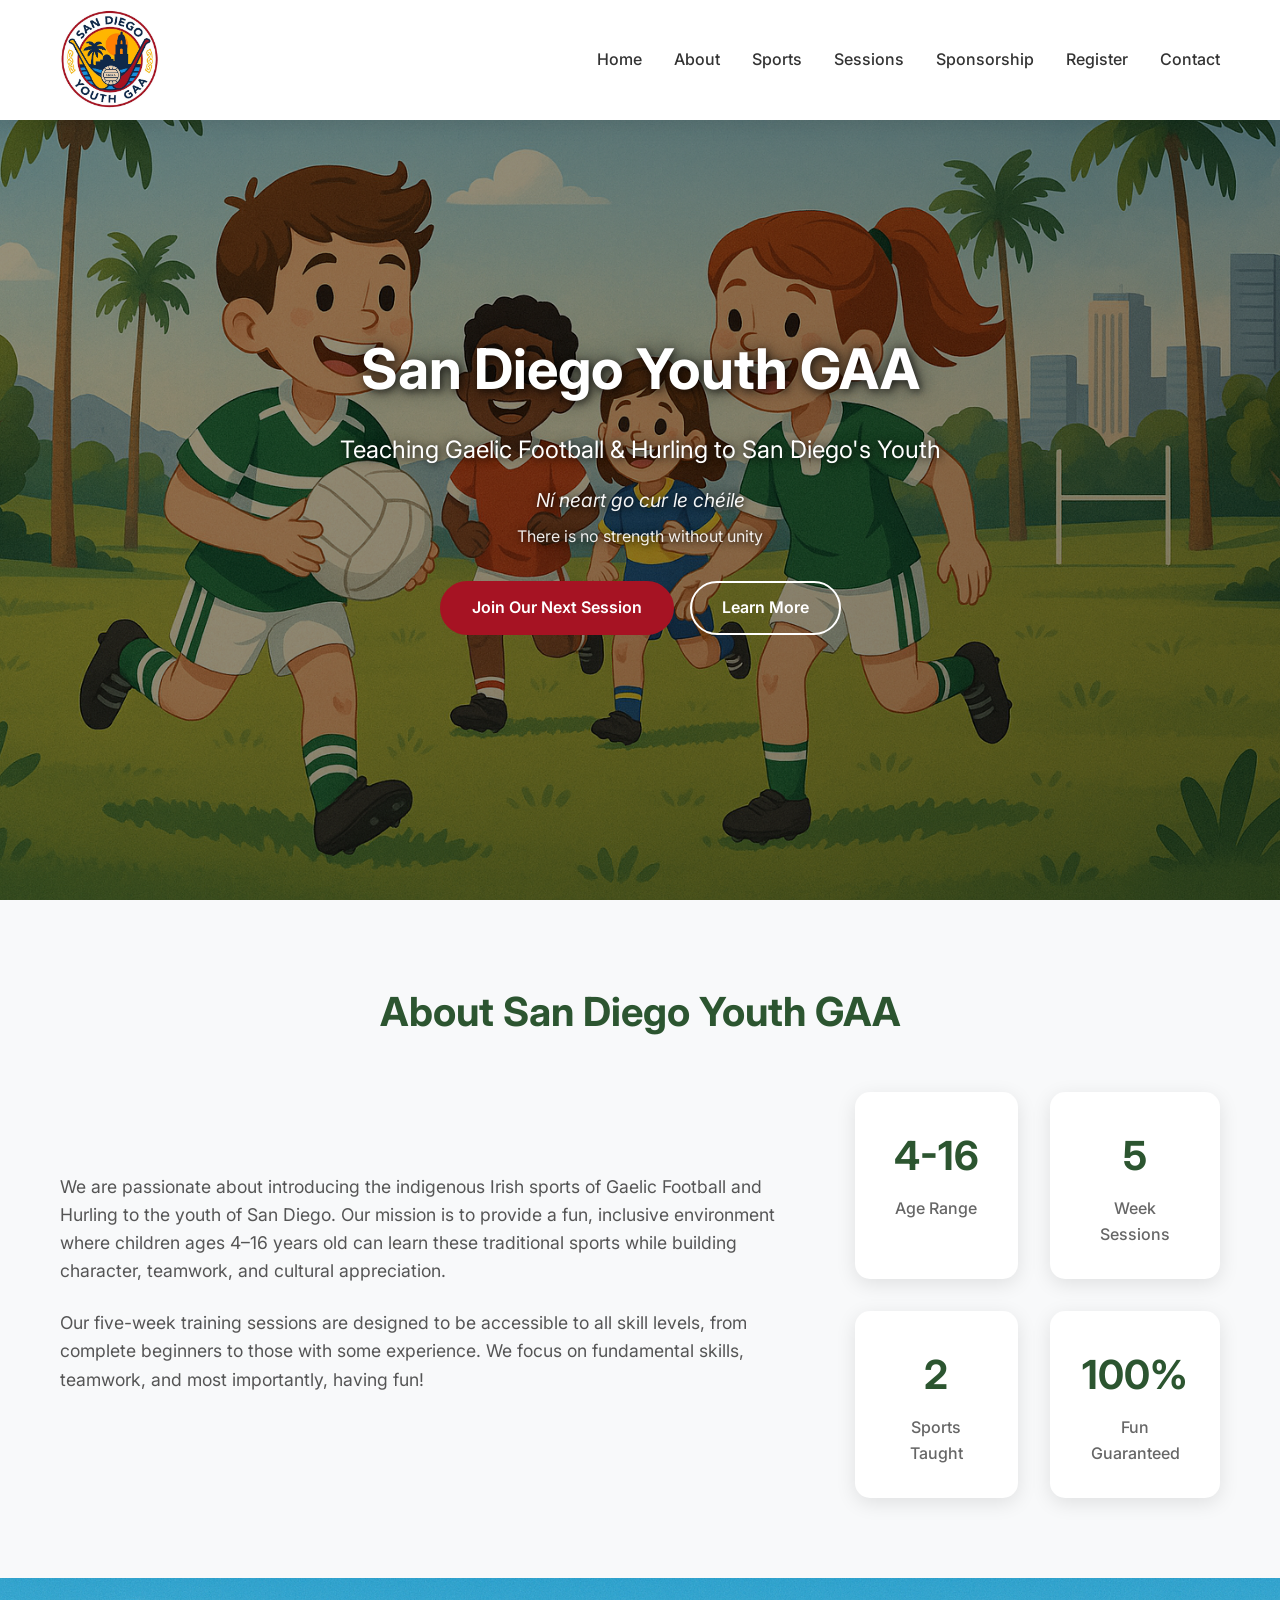
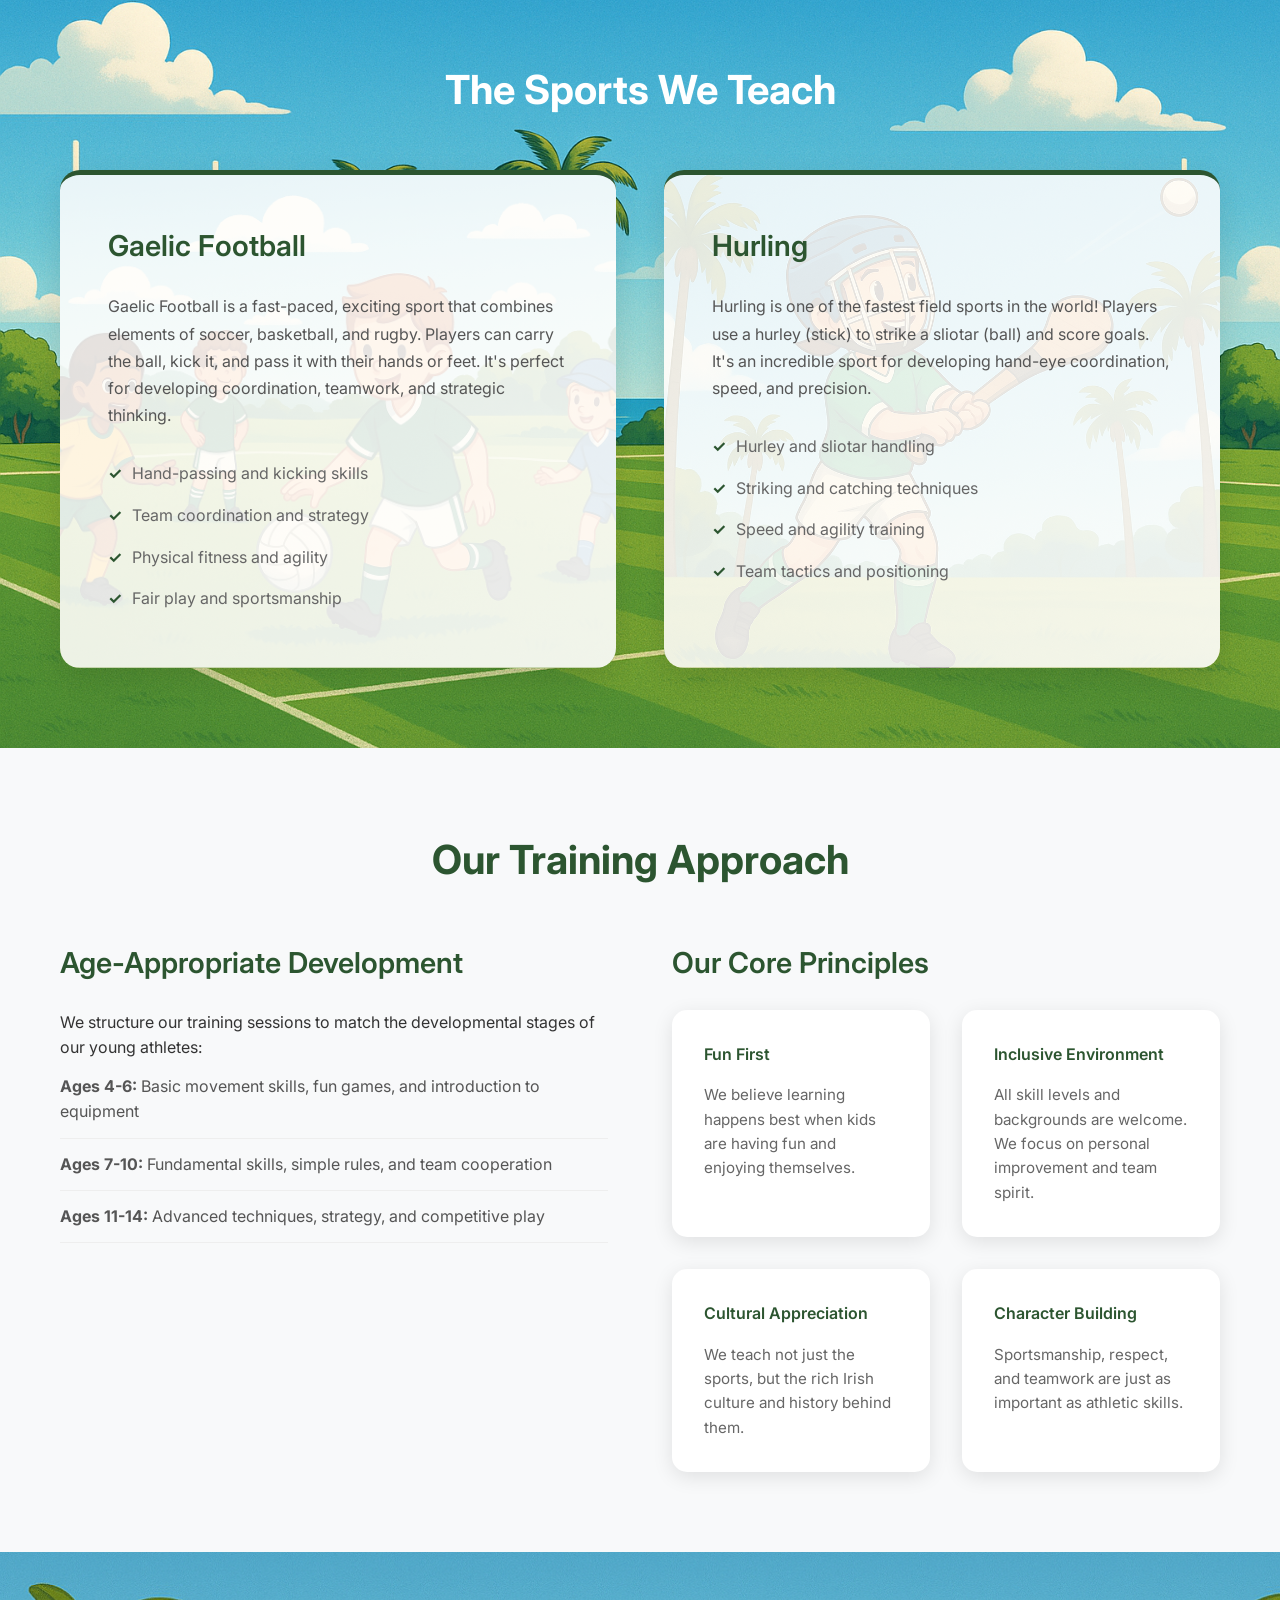
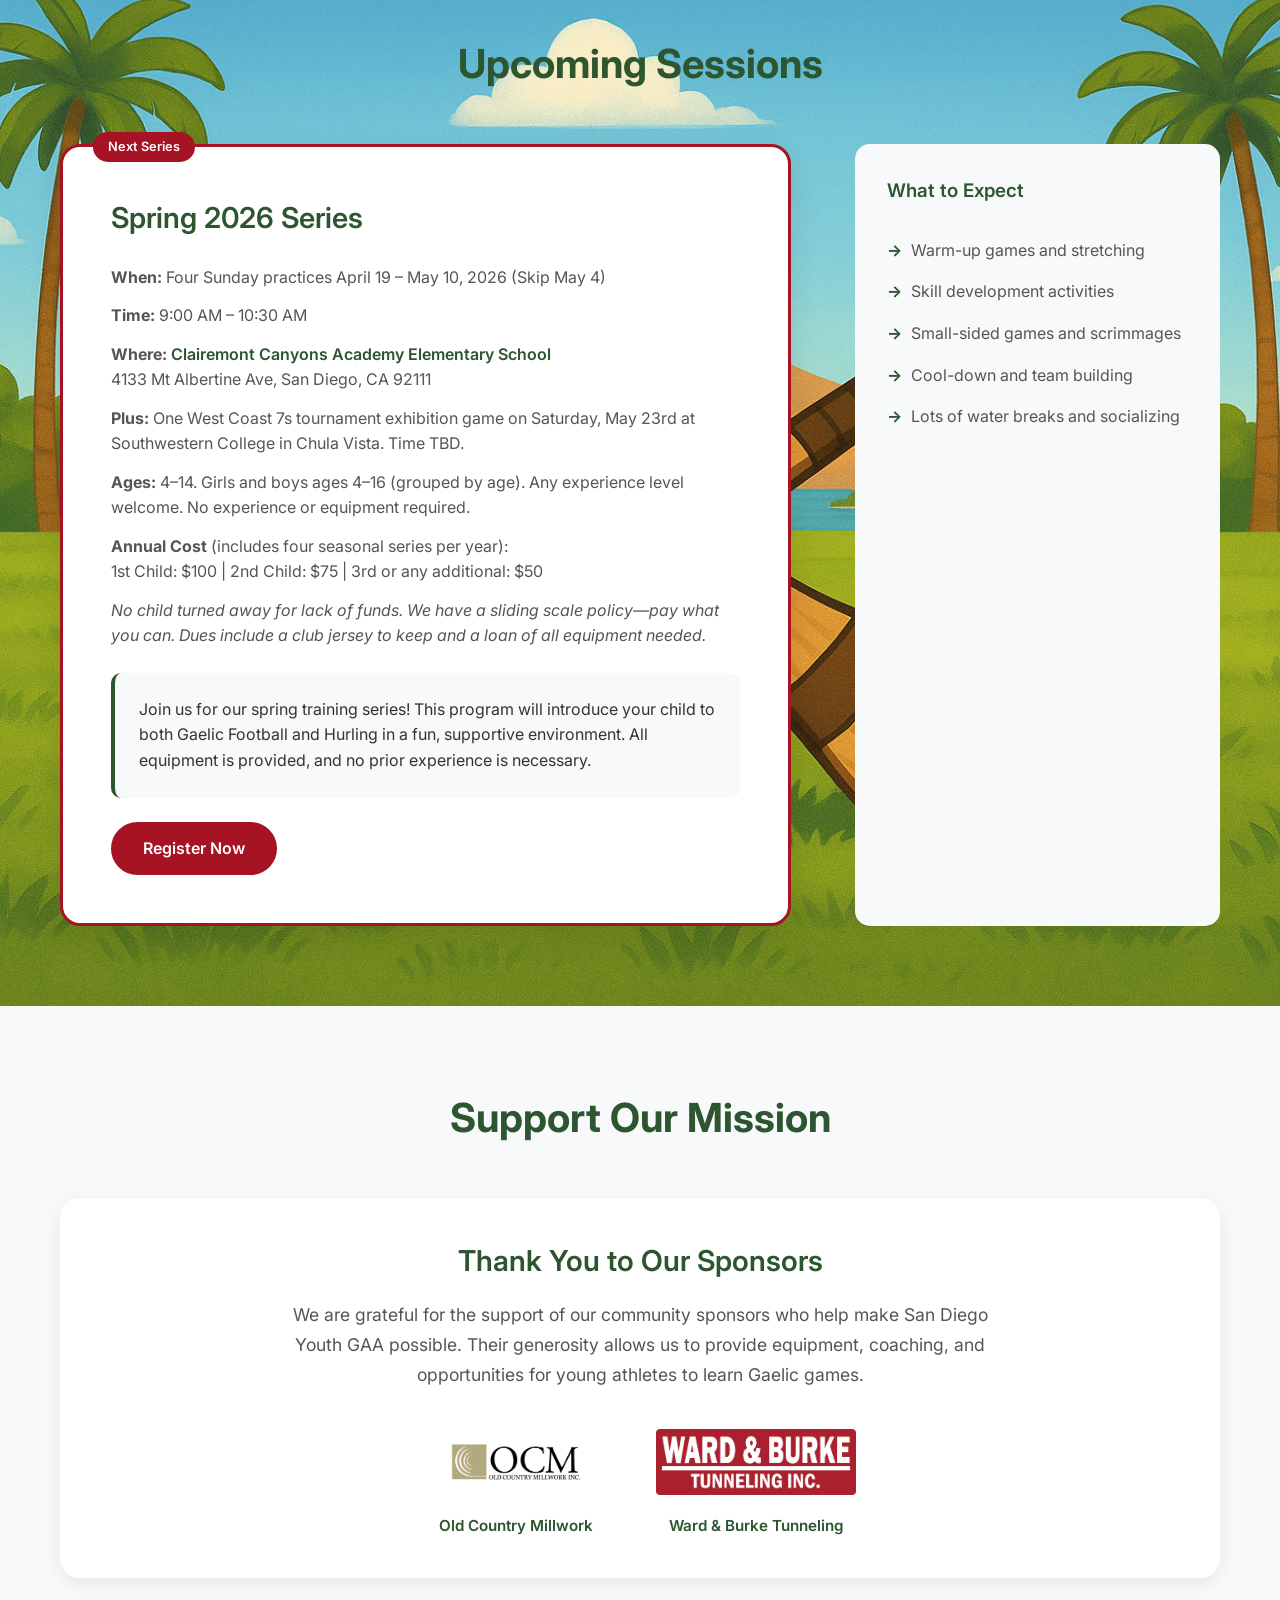
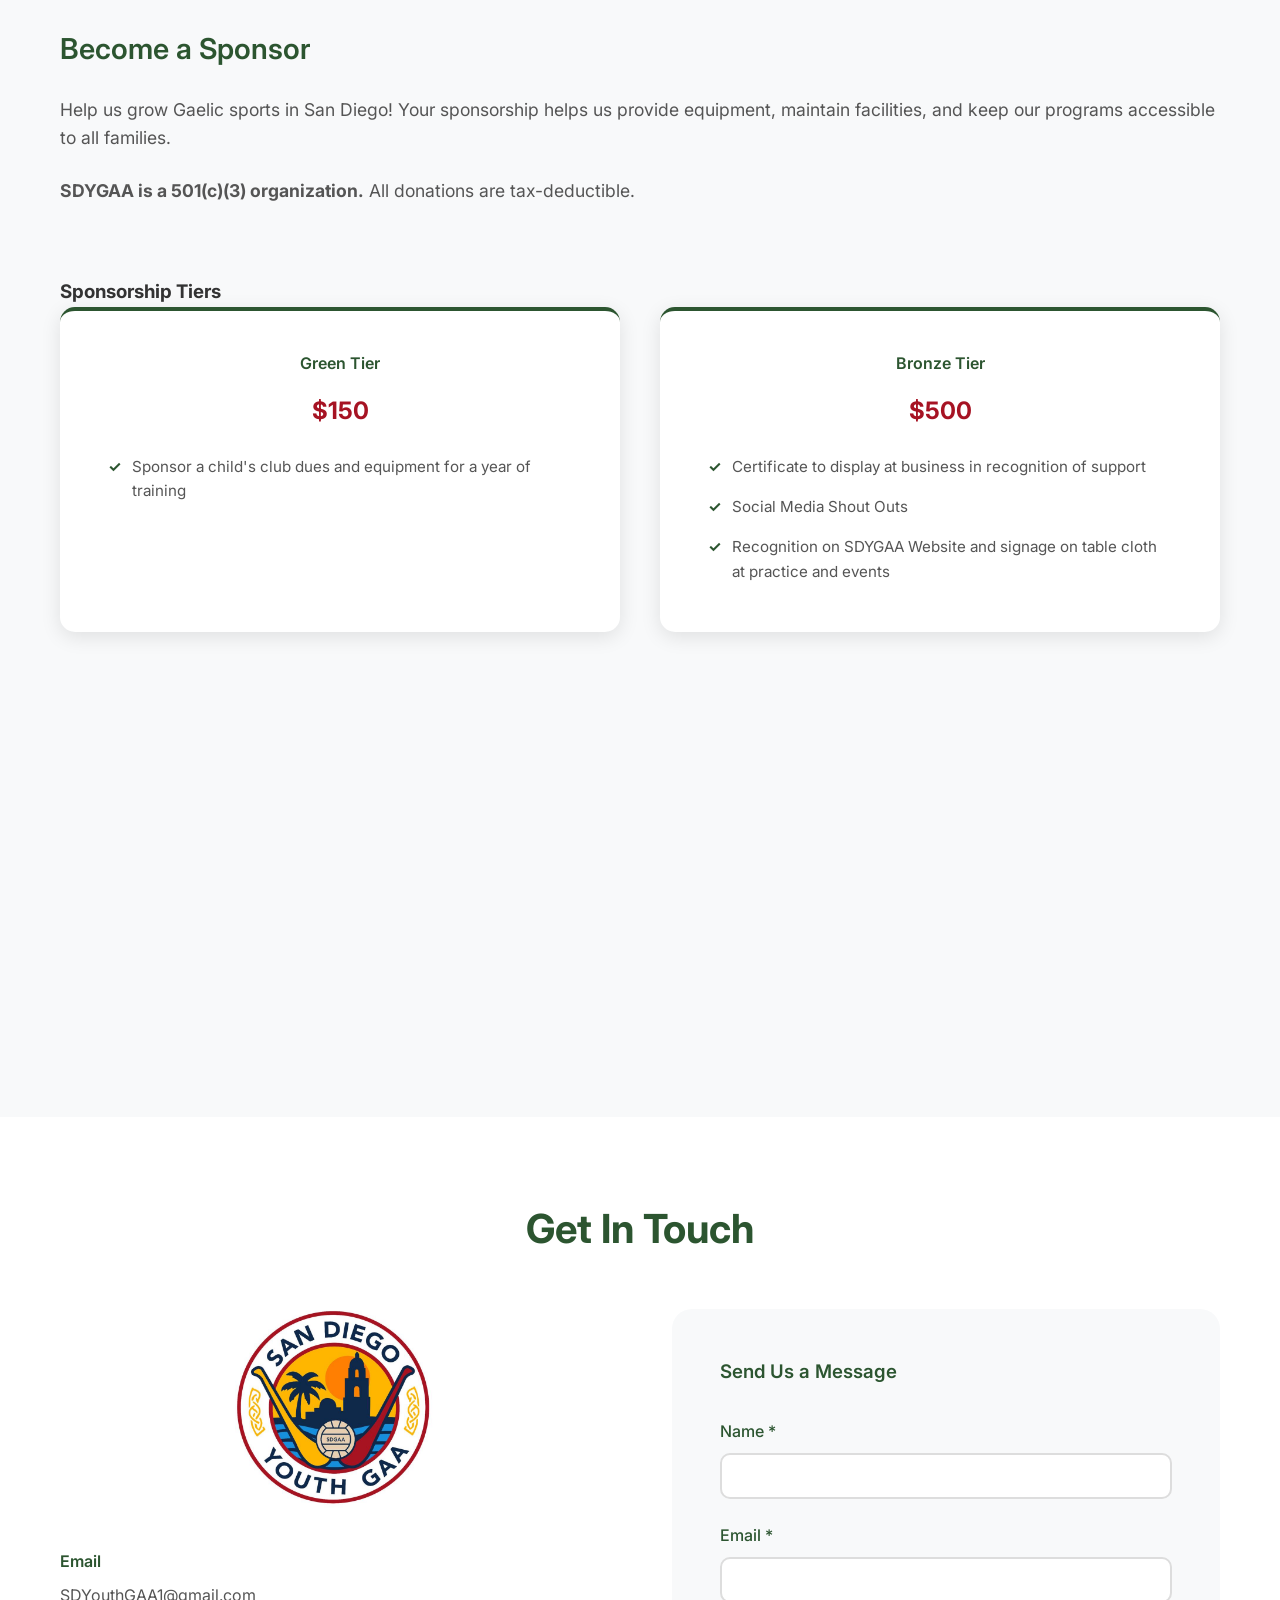
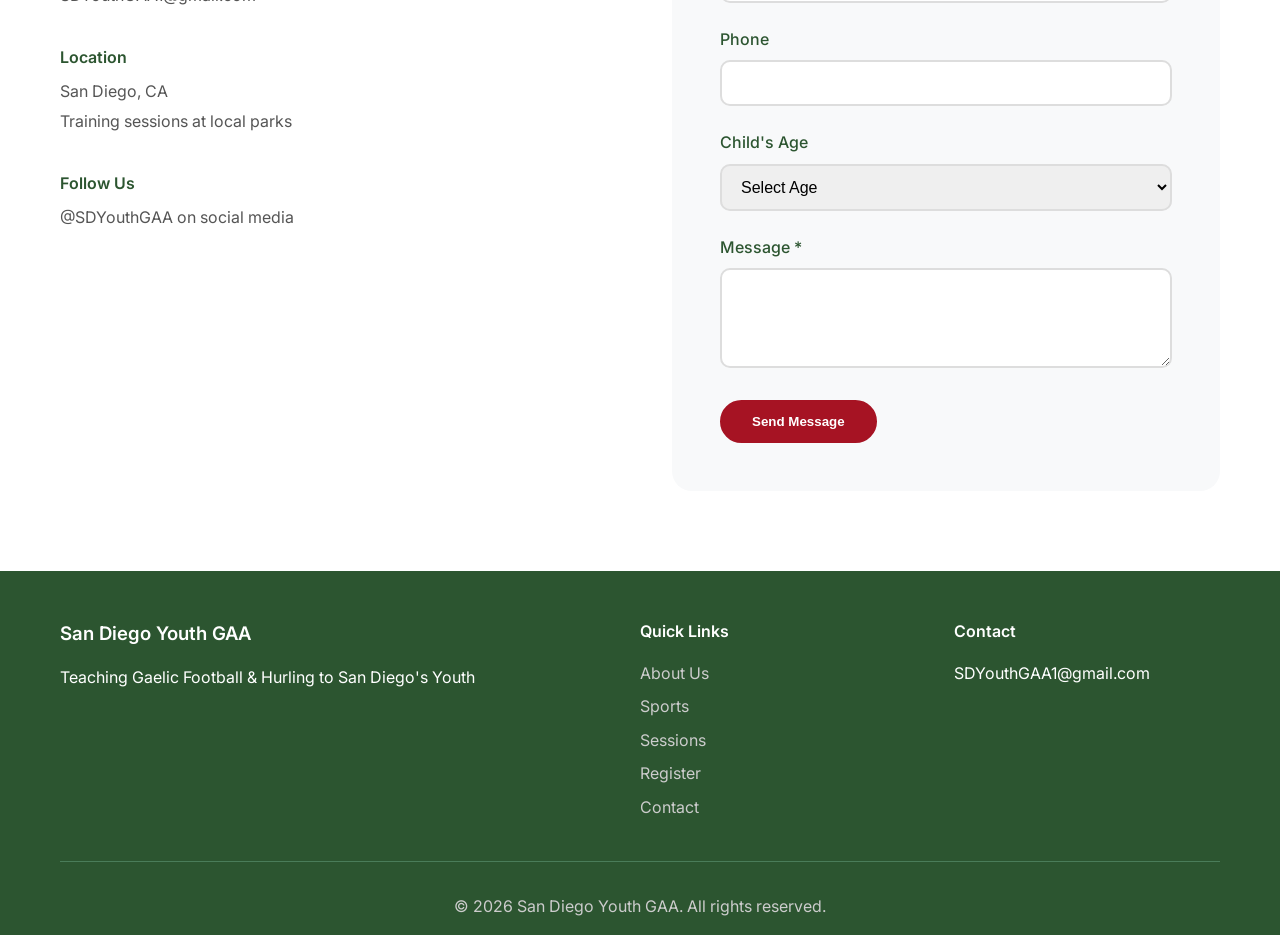
<file: index.html>
<!DOCTYPE html>
<html lang="en">
<head>
    <meta charset="UTF-8">
    <meta name="viewport" content="width=device-width, initial-scale=1.0">
    <title>San Diego Youth GAA - Gaelic Football & Hurling for Kids</title>
    <meta name="description" content="San Diego Youth GAA teaches Gaelic Football and Hurling to children ages 4-16. Join our fun, inclusive sports programs in San Diego!">
    <link rel="stylesheet" href="styles.css?v=2">
    <link href="https://fonts.googleapis.com/css2?family=Inter:wght@300;400;500;600;700&display=swap" rel="stylesheet">
</head>
<body>
    <!-- Navigation -->
    <nav class="navbar">
        <div class="nav-container">
            <div class="nav-logo">
                <a href="#home">
                    <img src="images/Youth-GAA-Logo-01.png" alt="San Diego Youth GAA Logo" class="logo-img">
                </a>
            </div>
            <div class="nav-menu" id="nav-menu">
                <a href="#home" class="nav-link">Home</a>
                <a href="#about" class="nav-link">About</a>
                <a href="#sports" class="nav-link">Sports</a>
                <a href="#sessions" class="nav-link">Sessions</a>
                <a href="#sponsorship" class="nav-link">Sponsorship</a>
                <a href="registration.html" class="nav-link">Register</a>
                <a href="#contact" class="nav-link">Contact</a>
            </div>
            <div class="nav-toggle" id="nav-toggle">
                <span class="bar"></span>
                <span class="bar"></span>
                <span class="bar"></span>
            </div>
        </div>
    </nav>

    <!-- Hero Section -->
    <section id="home" class="hero">
        <div class="hero-content">
            <h1 class="hero-title">San Diego Youth GAA</h1>
            <p class="hero-subtitle">Teaching Gaelic Football & Hurling to San Diego's Youth</p>
            <p class="hero-tagline">Ní neart go cur le chéile</p>
            <p class="hero-tagline-translation">There is no strength without unity</p>
            <div class="hero-buttons">
                <a href="#sessions" class="btn btn-primary">Join Our Next Session</a>
                <a href="#about" class="btn btn-secondary">Learn More</a>
            </div>
        </div>
    </section>

    <!-- About Section -->
    <section id="about" class="about">
        <div class="container">
            <h2 class="section-title">About San Diego Youth GAA</h2>
            <div class="about-content">
                <div class="about-text">
                    <p>We are passionate about introducing the indigenous Irish sports of Gaelic Football and Hurling to the youth of San Diego. Our mission is to provide a fun, inclusive environment where children ages 4–16 years old can learn these traditional sports while building character, teamwork, and cultural appreciation.</p>
                    <p>Our five-week training sessions are designed to be accessible to all skill levels, from complete beginners to those with some experience. We focus on fundamental skills, teamwork, and most importantly, having fun!</p>
                </div>
                <div class="about-stats">
                    <div class="stat">
                        <h3>4-16</h3>
                        <p>Age Range</p>
                    </div>
                    <div class="stat">
                        <h3>5</h3>
                        <p>Week Sessions</p>
                    </div>
                    <div class="stat">
                        <h3>2</h3>
                        <p>Sports Taught</p>
                    </div>
                    <div class="stat">
                        <h3>100%</h3>
                        <p>Fun Guaranteed</p>
                    </div>
                </div>
            </div>
        </div>
    </section>

    <!-- Sports Section -->
    <section id="sports" class="sports">
        <div class="container">
            <h2 class="section-title">The Sports We Teach</h2>
            <div class="sports-grid">
                <div class="sport-card">
                    <h3>Gaelic Football</h3>
                    <p>Gaelic Football is a fast-paced, exciting sport that combines elements of soccer, basketball, and rugby. Players can carry the ball, kick it, and pass it with their hands or feet. It's perfect for developing coordination, teamwork, and strategic thinking.</p>
                    <ul>
                        <li>Hand-passing and kicking skills</li>
                        <li>Team coordination and strategy</li>
                        <li>Physical fitness and agility</li>
                        <li>Fair play and sportsmanship</li>
                    </ul>
                </div>
                <div class="sport-card">
                    <h3>Hurling</h3>
                    <p>Hurling is one of the fastest field sports in the world! Players use a hurley (stick) to strike a sliotar (ball) and score goals. It's an incredible sport for developing hand-eye coordination, speed, and precision.</p>
                    <ul>
                        <li>Hurley and sliotar handling</li>
                        <li>Striking and catching techniques</li>
                        <li>Speed and agility training</li>
                        <li>Team tactics and positioning</li>
                    </ul>
                </div>
            </div>
        </div>
    </section>

    <!-- Training Methodology -->
    <section class="methodology">
        <div class="container">
            <h2 class="section-title">Our Training Approach</h2>
            <div class="methodology-content">
                <div class="methodology-text">
                    <h3>Age-Appropriate Development</h3>
                    <p>We structure our training sessions to match the developmental stages of our young athletes:</p>
                    <ul>
                        <li><strong>Ages 4-6:</strong> Basic movement skills, fun games, and introduction to equipment</li>
                        <li><strong>Ages 7-10:</strong> Fundamental skills, simple rules, and team cooperation</li>
                        <li><strong>Ages 11-14:</strong> Advanced techniques, strategy, and competitive play</li>
                    </ul>
                </div>
                <div class="methodology-principles">
                    <h3>Our Core Principles</h3>
                    <div class="principles-grid">
                        <div class="principle">
                            <h4>Fun First</h4>
                            <p>We believe learning happens best when kids are having fun and enjoying themselves.</p>
                        </div>
                        <div class="principle">
                            <h4>Inclusive Environment</h4>
                            <p>All skill levels and backgrounds are welcome. We focus on personal improvement and team spirit.</p>
                        </div>
                        <div class="principle">
                            <h4>Cultural Appreciation</h4>
                            <p>We teach not just the sports, but the rich Irish culture and history behind them.</p>
                        </div>
                        <div class="principle">
                            <h4>Character Building</h4>
                            <p>Sportsmanship, respect, and teamwork are just as important as athletic skills.</p>
                        </div>
                    </div>
                </div>
            </div>
        </div>
    </section>

    <!-- Sessions Section -->
    <section id="sessions" class="sessions">
        <div class="container">
            <h2 class="section-title">Upcoming Sessions</h2>
            <div class="sessions-content">
                <div class="session-card featured">
                    <h3>Spring 2026 Series</h3>
                    <div class="session-details">
                        <p><strong>When:</strong> Four Sunday practices April 19 – May 10, 2026 (Skip May 4)</p>
                        <p><strong>Time:</strong> 9:00 AM – 10:30 AM</p>
                        <p><strong>Where:</strong> <a href="https://maps.app.goo.gl/bVkamLUsUkQuXabm9" target="_blank" rel="noopener noreferrer">Clairemont Canyons Academy Elementary School</a><br>4133 Mt Albertine Ave, San Diego, CA 92111</p>
                        <p><strong>Plus:</strong> One West Coast 7s tournament exhibition game on Saturday, May 23rd at Southwestern College in Chula Vista. Time TBD.</p>
                        <p><strong>Ages:</strong> 4–14. Girls and boys ages 4–16 (grouped by age). Any experience level welcome. No experience or equipment required.</p>
                        <p><strong>Annual Cost</strong> (includes four seasonal series per year):<br>
                        1st Child: $100 | 2nd Child: $75 | 3rd or any additional: $50</p>
                        <p><em>No child turned away for lack of funds. We have a sliding scale policy—pay what you can. Dues include a club jersey to keep and a loan of all equipment needed.</em></p>
                    </div>
                    <div class="session-description">
                        <p>Join us for our spring training series! This program will introduce your child to both Gaelic Football and Hurling in a fun, supportive environment. All equipment is provided, and no prior experience is necessary.</p>
                    </div>
                    <a href="registration.html" class="btn btn-primary">Register Now</a>
                </div>
                
                <div class="session-info">
                    <h3>What to Expect</h3>
                    <ul>
                        <li>Warm-up games and stretching</li>
                        <li>Skill development activities</li>
                        <li>Small-sided games and scrimmages</li>
                        <li>Cool-down and team building</li>
                        <li>Lots of water breaks and socializing</li>
                    </ul>
                </div>
            </div>
        </div>
    </section>

    <!-- Sponsorship Section -->
    <section id="sponsorship" class="sponsorship">
        <div class="container">
            <h2 class="section-title">Support Our Mission</h2>
            <div class="sponsor-thank-you">
                <h3>Thank You to Our Sponsors</h3>
                <p>We are grateful for the support of our community sponsors who help make San Diego Youth GAA possible. Their generosity allows us to provide equipment, coaching, and opportunities for young athletes to learn Gaelic games.</p>
                <div class="sponsor-logos">
                    <a href="https://www.ocmcoil.com/" target="_blank" rel="noopener noreferrer" class="sponsor-logo-item">
                        <img src="images/old-country-millwork.png" alt="Old Country Millwork" class="sponsor-logo-img">
                        <p>Old Country Millwork</p>
                    </a>
                    <a href="https://www.wardandburke.com/" target="_blank" rel="noopener noreferrer" class="sponsor-logo-item">
                        <img src="images/ward-burke-tunneling.png" alt="Ward & Burke Tunneling" class="sponsor-logo-img">
                        <p>Ward & Burke Tunneling</p>
                    </a>
                </div>
            </div>
            <div class="sponsorship-content">
                <div class="sponsorship-text">
                    <h3>Become a Sponsor</h3>
                    <p>Help us grow Gaelic sports in San Diego! Your sponsorship helps us provide equipment, maintain facilities, and keep our programs accessible to all families.</p>
                    <p><strong>SDYGAA is a 501(c)(3) organization.</strong> All donations are tax-deductible.</p>
                </div>
                <div class="sponsorship-levels">
                    <h3>Sponsorship Tiers</h3>
                    <div class="levels-grid">
                        <div class="level">
                            <h4>Green Tier</h4>
                            <p class="amount">$150</p>
                            <ul>
                                <li>Sponsor a child's club dues and equipment for a year of training</li>
                            </ul>
                        </div>
                        <div class="level">
                            <h4>Bronze Tier</h4>
                            <p class="amount">$500</p>
                            <ul>
                                <li>Certificate to display at business in recognition of support</li>
                                <li>Social Media Shout Outs</li>
                                <li>Recognition on SDYGAA Website and signage on table cloth at practice and events</li>
                            </ul>
                        </div>
                        <div class="level">
                            <h4>Silver Tier</h4>
                            <p class="amount">$2,000</p>
                            <ul>
                                <li>Includes all Bronze Benefits</li>
                                <li>Featured social media post at the start of Fall, Winter, and Spring practice</li>
                                <li>Logo placement on training jersey</li>
                                <li>Feature on Clubs' Social Media and Website</li>
                            </ul>
                        </div>
                        <div class="level">
                            <h4>Gold Tier</h4>
                            <p class="amount">$3,000</p>
                            <ul>
                                <li>Includes all Silver benefits</li>
                                <li>A large logo on jerseys</li>
                                <li>Players and Coaches will wear these shirts to practice, school, etc.</li>
                            </ul>
                        </div>
                    </div>
                </div>
            </div>
        </div>
    </section>

    <!-- Contact Section -->
    <section id="contact" class="contact">
        <div class="container">
            <h2 class="section-title">Get In Touch</h2>
            <div class="contact-content">
                <div class="contact-info">
                    <div class="contact-logo">
                        <img src="images/Youth-GAA-Logo-01.png" alt="San Diego Youth GAA Logo" class="contact-logo-img">
                    </div>
                    <div class="contact-item">
                        <h4>Email</h4>
                        <p>SDYouthGAA1@gmail.com</p>
                    </div>
                    <div class="contact-item">
                        <h4>Location</h4>
                        <p>San Diego, CA</p>
                        <p>Training sessions at local parks</p>
                    </div>
                    <div class="contact-item">
                        <h4>Follow Us</h4>
                        <p>@SDYouthGAA on social media</p>
                    </div>
                </div>
                <div class="contact-form">
                    <h3>Send Us a Message</h3>
                    <form action="https://formspree.io/f/xldoqvle" method="POST" id="contact-form">
                        <input type="hidden" name="_replyto" value="SDYouthGAA1@gmail.com">
                        <input type="hidden" name="_subject" value="New Contact Form Submission from SD Youth GAA Website">
                        <div class="form-group">
                            <label for="name">Name *</label>
                            <input type="text" id="name" name="name" required>
                        </div>
                        <div class="form-group">
                            <label for="email">Email *</label>
                            <input type="email" id="email" name="email" required>
                        </div>
                        <div class="form-group">
                            <label for="phone">Phone</label>
                            <input type="tel" id="phone" name="phone">
                        </div>
                        <div class="form-group">
                            <label for="child-age">Child's Age</label>
                            <select id="child-age" name="child-age">
                                <option value="">Select Age</option>
                                <option value="4-6">4-6 years</option>
                                <option value="7-10">7-10 years</option>
                                <option value="11-14">11-14 years</option>
                            </select>
                        </div>
                        <div class="form-group">
                            <label for="message">Message *</label>
                            <textarea id="message" name="message" rows="4" required></textarea>
                        </div>
                        <button type="submit" class="btn btn-primary">Send Message</button>
                        <div id="form-status" style="margin-top: 1rem; display: none;"></div>
                    </form>
                </div>
            </div>
        </div>
    </section>

    <!-- Footer -->
    <footer class="footer">
        <div class="container">
            <div class="footer-content">
                <div class="footer-section">
                    <h3>San Diego Youth GAA</h3>
                    <p>Teaching Gaelic Football & Hurling to San Diego's Youth</p>
                </div>
                <div class="footer-section">
                    <h4>Quick Links</h4>
                    <ul>
                        <li><a href="index.html#about">About Us</a></li>
                        <li><a href="index.html#sports">Sports</a></li>
                        <li><a href="index.html#sessions">Sessions</a></li>
                        <li><a href="registration.html">Register</a></li>
                        <li><a href="index.html#contact">Contact</a></li>
                    </ul>
                </div>
                <div class="footer-section">
                    <h4>Contact</h4>
                    <p>SDYouthGAA1@gmail.com</p>
                </div>
            </div>
            <div class="footer-bottom">
                <p>&copy; 2026 San Diego Youth GAA. All rights reserved.</p>
            </div>
        </div>
    </footer>

    <script src="script.js"></script>
</body>
</html>
</file>
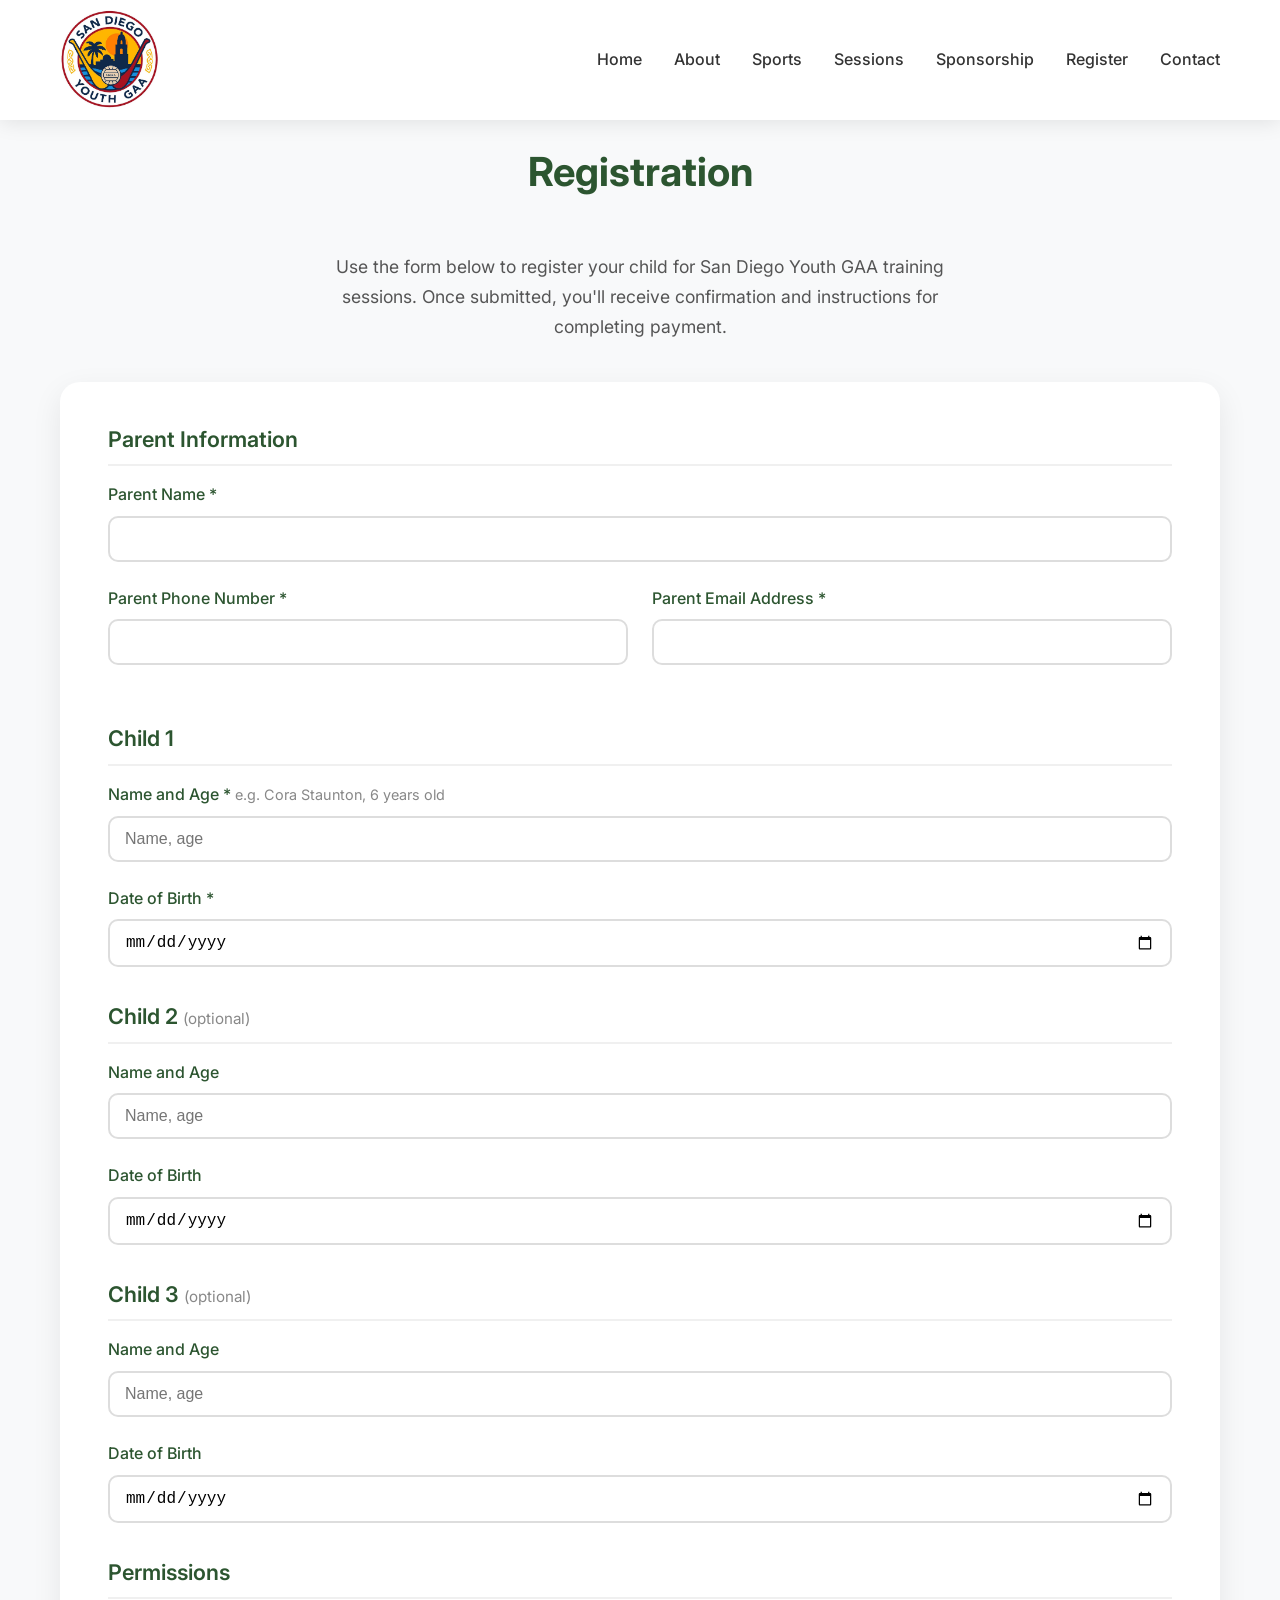
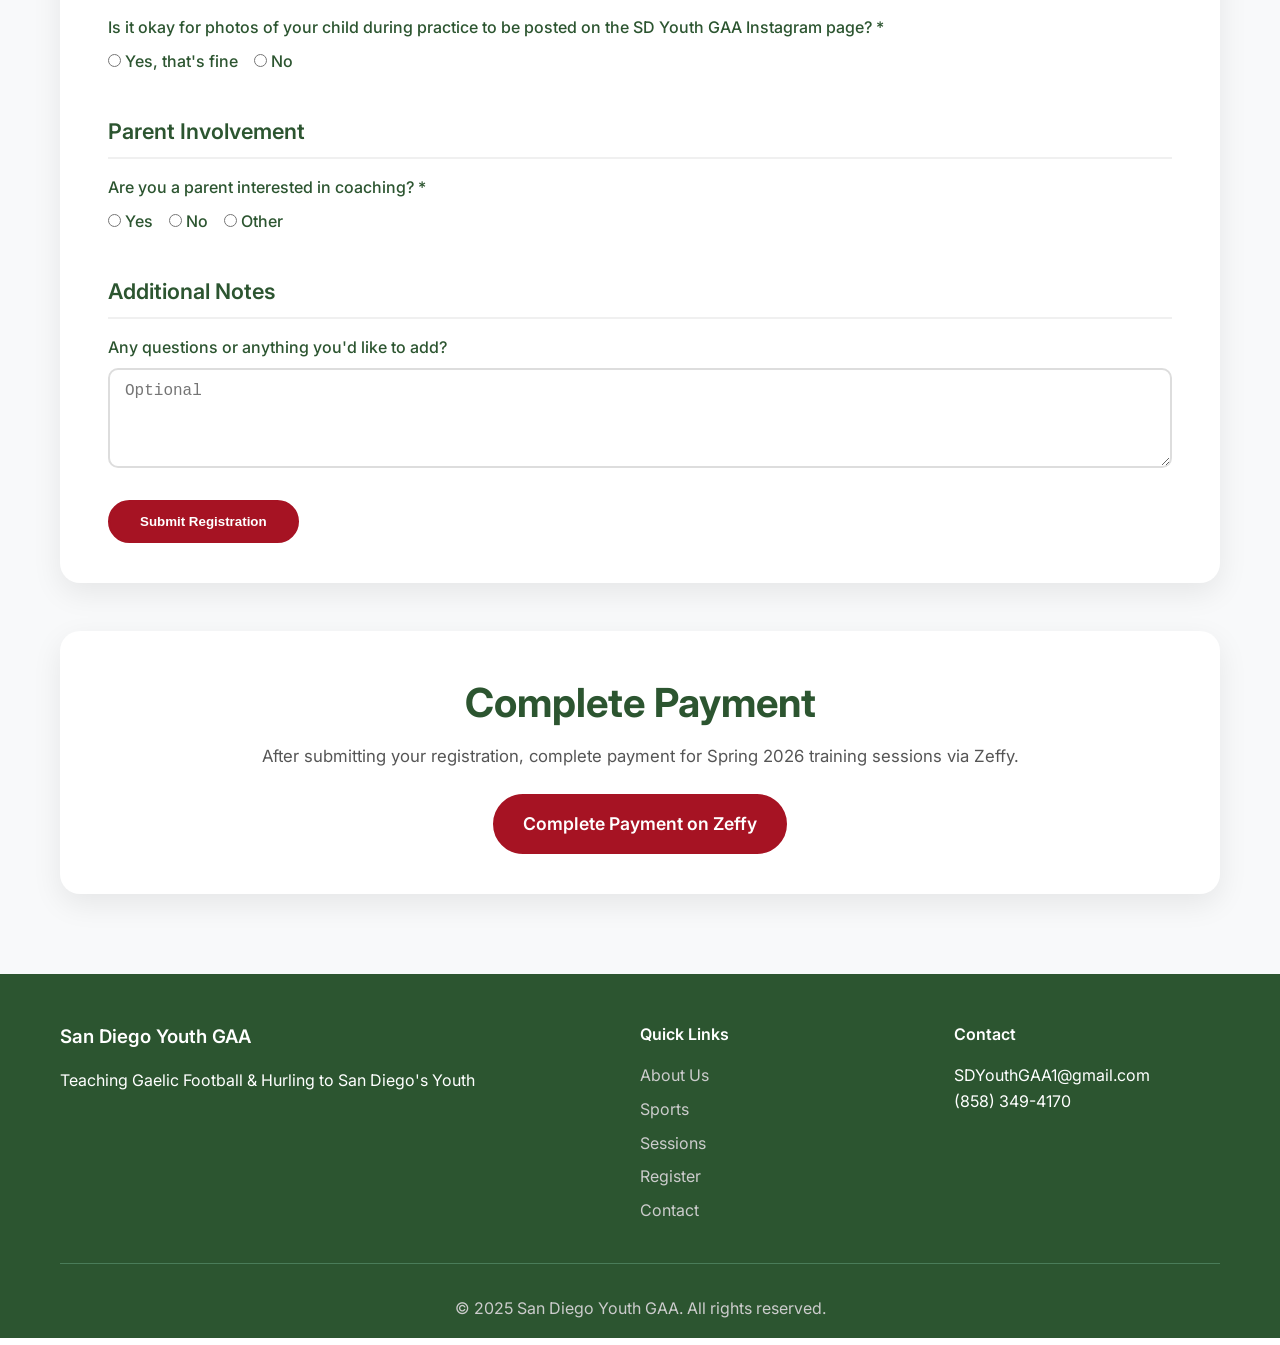
<file: registration.html>
<!DOCTYPE html>
<html lang="en">
<head>
    <meta charset="UTF-8">
    <meta name="viewport" content="width=device-width, initial-scale=1.0">
    <title>Registration - San Diego Youth GAA</title>
    <meta name="description" content="Register your child for San Diego Youth GAA training sessions. Gaelic Football and Hurling for ages 4-16.">
    <link rel="stylesheet" href="styles.css">
    <link href="https://fonts.googleapis.com/css2?family=Inter:wght@300;400;500;600;700&display=swap" rel="stylesheet">
</head>
<body>
    <!-- Navigation -->
    <nav class="navbar">
        <div class="nav-container">
            <div class="nav-logo">
                <a href="index.html#home">
                    <img src="images/Youth-GAA-Logo-01.png" alt="San Diego Youth GAA Logo" class="logo-img">
                </a>
            </div>
            <div class="nav-menu" id="nav-menu">
                <a href="index.html#home" class="nav-link">Home</a>
                <a href="index.html#about" class="nav-link">About</a>
                <a href="index.html#sports" class="nav-link">Sports</a>
                <a href="index.html#sessions" class="nav-link">Sessions</a>
                <a href="index.html#sponsorship" class="nav-link">Sponsorship</a>
                <a href="registration.html" class="nav-link">Register</a>
                <a href="index.html#contact" class="nav-link">Contact</a>
            </div>
            <div class="nav-toggle" id="nav-toggle">
                <span class="bar"></span>
                <span class="bar"></span>
                <span class="bar"></span>
            </div>
        </div>
    </nav>

    <!-- Registration Page Content -->
    <section class="registration-page">
        <div class="container">
            <h1 class="section-title">Registration</h1>
            <p class="registration-intro">Use the form below to register your child for San Diego Youth GAA training sessions. Once submitted, you'll receive confirmation and instructions for completing payment.</p>

            <div class="registration-form-wrapper">
                <form action="https://formspree.io/f/meerqvwz" method="POST" id="registration-form">
                    <input type="hidden" name="_subject" value="SD Youth GAA Registration Submission">
                    <input type="hidden" name="_replyto" value="SDYouthGAA1@gmail.com">

                    <h3>Parent Information</h3>
                    <div class="form-group">
                        <label for="parent-name">Parent Name *</label>
                        <input type="text" id="parent-name" name="parent-name" required>
                    </div>
                    <div class="form-row">
                        <div class="form-group">
                            <label for="parent-phone">Parent Phone Number *</label>
                            <input type="tel" id="parent-phone" name="parent-phone" required>
                        </div>
                        <div class="form-group">
                            <label for="parent-email">Parent Email Address *</label>
                            <input type="email" id="parent-email" name="parent-email" required>
                        </div>
                    </div>

                    <h3>Child 1</h3>
                    <div class="form-group">
                        <label for="child1-name-age">Name and Age * <span class="label-hint">e.g. Cora Staunton, 6 years old</span></label>
                        <input type="text" id="child1-name-age" name="child1-name-age" required placeholder="Name, age">
                    </div>
                    <div class="form-group">
                        <label for="child1-dob">Date of Birth *</label>
                        <input type="date" id="child1-dob" name="child1-dob" required>
                    </div>

                    <h3>Child 2 <span class="optional">(optional)</span></h3>
                    <div class="form-group">
                        <label for="child2-name-age">Name and Age</label>
                        <input type="text" id="child2-name-age" name="child2-name-age" placeholder="Name, age">
                    </div>
                    <div class="form-group">
                        <label for="child2-dob">Date of Birth</label>
                        <input type="date" id="child2-dob" name="child2-dob">
                    </div>

                    <h3>Child 3 <span class="optional">(optional)</span></h3>
                    <div class="form-group">
                        <label for="child3-name-age">Name and Age</label>
                        <input type="text" id="child3-name-age" name="child3-name-age" placeholder="Name, age">
                    </div>
                    <div class="form-group">
                        <label for="child3-dob">Date of Birth</label>
                        <input type="date" id="child3-dob" name="child3-dob">
                    </div>

                    <h3>Permissions</h3>
                    <div class="form-group">
                        <label>Is it okay for photos of your child during practice to be posted on the SD Youth GAA Instagram page? *</label>
                        <div class="radio-group">
                            <label class="radio-label"><input type="radio" name="instagram-photos" value="Yes" required> Yes, that's fine</label>
                            <label class="radio-label"><input type="radio" name="instagram-photos" value="No"> No</label>
                        </div>
                    </div>

                    <h3>Parent Involvement</h3>
                    <div class="form-group">
                        <label>Are you a parent interested in coaching? *</label>
                        <div class="radio-group">
                            <label class="radio-label"><input type="radio" name="coaching-interest" value="Yes" required> Yes</label>
                            <label class="radio-label"><input type="radio" name="coaching-interest" value="No"> No</label>
                            <label class="radio-label"><input type="radio" name="coaching-interest" value="Other" id="coaching-other-radio"> Other</label>
                        </div>
                        <input type="text" id="coaching-other-text" name="coaching-other-text" placeholder="Please specify (if Other)" class="form-group optional-field" style="margin-top: 0.75rem; display: none;">
                    </div>

                    <h3>Additional Notes</h3>
                    <div class="form-group">
                        <label for="additional-notes">Any questions or anything you'd like to add?</label>
                        <textarea id="additional-notes" name="additional-notes" rows="4" placeholder="Optional"></textarea>
                    </div>

                    <button type="submit" class="btn btn-primary">Submit Registration</button>
                    <div id="registration-form-status" class="form-status" style="margin-top: 1rem; display: none;"></div>
                </form>
            </div>

            <div class="payment-section">
                <h2 class="section-title">Complete Payment</h2>
                <p class="payment-intro">After submitting your registration, complete payment for Spring 2026 training sessions via Zeffy.</p>
                <a href="https://www.zeffy.com/en-US/ticketing/spring-2026-training-sessions" target="_blank" rel="noopener noreferrer" class="btn btn-primary btn-payment">Complete Payment on Zeffy</a>
            </div>
        </div>
    </section>

    <!-- Footer -->
    <footer class="footer">
        <div class="container">
            <div class="footer-content">
                <div class="footer-section">
                    <h3>San Diego Youth GAA</h3>
                    <p>Teaching Gaelic Football & Hurling to San Diego's Youth</p>
                </div>
                <div class="footer-section">
                    <h4>Quick Links</h4>
                    <ul>
                        <li><a href="index.html#about">About Us</a></li>
                        <li><a href="index.html#sports">Sports</a></li>
                        <li><a href="index.html#sessions">Sessions</a></li>
                        <li><a href="registration.html">Register</a></li>
                        <li><a href="index.html#contact">Contact</a></li>
                    </ul>
                </div>
                <div class="footer-section">
                    <h4>Contact</h4>
                    <p>SDYouthGAA1@gmail.com</p>
                    <p>(858) 349-4170</p>
                </div>
            </div>
            <div class="footer-bottom">
                <p>&copy; 2025 San Diego Youth GAA. All rights reserved.</p>
            </div>
        </div>
    </footer>

    <script src="script.js"></script>
    <script>
        // Registration form: show "Other" text field when Other is selected
        document.querySelectorAll('input[name="coaching-interest"]').forEach(function(radio) {
            radio.addEventListener('change', function() {
                var otherText = document.getElementById('coaching-other-text');
                otherText.style.display = this.value === 'Other' ? 'block' : 'none';
            });
        });
        // Registration form submit via Formspree (same pattern as contact form)
        var regForm = document.getElementById('registration-form');
        var regStatus = document.getElementById('registration-form-status');
        if (regForm && regStatus) {
            regForm.addEventListener('submit', async function(e) {
                e.preventDefault();
                var btn = this.querySelector('button[type="submit"]');
                var originalText = btn.textContent;
                btn.textContent = 'Sending...';
                btn.disabled = true;
                regStatus.style.display = 'none';
                try {
                    var res = await fetch(this.action, { method: 'POST', body: new FormData(this), headers: { 'Accept': 'application/json' } });
                    if (res.ok) {
                        regStatus.textContent = 'Thank you! Your registration has been submitted. You will receive confirmation and payment instructions soon.';
                        regStatus.style.display = 'block';
                        regStatus.style.padding = '1rem';
                        regStatus.style.borderRadius = '10px';
                        regStatus.style.backgroundColor = '#d4edda';
                        regStatus.style.color = '#155724';
                        regStatus.style.border = '1px solid #c3e6cb';
                        this.reset();
                    } else {
                        var data = await res.json();
                        regStatus.textContent = data.errors ? 'Something went wrong. Please try again or email SDYouthGAA1@gmail.com.' : 'Thank you! Your registration has been submitted.';
                        regStatus.style.display = 'block';
                        regStatus.style.padding = '1rem';
                        regStatus.style.borderRadius = '10px';
                        regStatus.style.backgroundColor = data.errors ? '#f8d7da' : '#d4edda';
                        regStatus.style.color = data.errors ? '#721c24' : '#155724';
                        regStatus.style.border = data.errors ? '1px solid #f5c6cb' : '1px solid #c3e6cb';
                        if (!data.errors) this.reset();
                    }
                } catch (err) {
                    regStatus.textContent = 'Something went wrong. Please try again or email SDYouthGAA1@gmail.com.';
                    regStatus.style.display = 'block';
                    regStatus.style.padding = '1rem';
                    regStatus.style.borderRadius = '10px';
                    regStatus.style.backgroundColor = '#f8d7da';
                    regStatus.style.color = '#721c24';
                    regStatus.style.border = '1px solid #f5c6cb';
                }
                btn.textContent = originalText;
                btn.disabled = false;
            });
        }
    </script>
</body>
</html>
</file>
<file: styles.css>
/* Reset and Base Styles */
* {
    margin: 0;
    padding: 0;
    box-sizing: border-box;
}

body {
    font-family: 'Inter', sans-serif;
    line-height: 1.6;
    color: #333;
    overflow-x: hidden;
}

.container {
    max-width: 1200px;
    margin: 0 auto;
    padding: 0 20px;
}

/* Navigation */
.navbar {
    position: fixed;
    top: 0;
    width: 100%;
    background: #ffffff;
    opacity: 1;
    z-index: 1000;
    padding: 10px 0;
    box-shadow: 0 2px 20px rgba(0, 0, 0, 0.1);
    height: 120px;
}

.nav-container {
    max-width: 1200px;
    margin: 0 auto;
    padding: 0 20px;
    display: flex;
    justify-content: space-between;
    align-items: center;
    height: 100%;
}

.nav-logo {
    display: flex;
    align-items: center;
}

.nav-logo a {
    text-decoration: none;
    display: flex;
    align-items: center;
}

.logo-img {
    height: 100px;
    width: auto;
    max-width: 300px;
    object-fit: contain;
}

.nav-menu {
    display: flex;
    gap: 2rem;
}

.nav-link {
    text-decoration: none;
    color: #333;
    font-weight: 500;
    transition: color 0.3s ease;
}

.nav-link:hover {
    color: #2c5530;
}

.nav-toggle {
    display: none;
    flex-direction: column;
    cursor: pointer;
}

.bar {
    width: 25px;
    height: 3px;
    background: #333;
    margin: 3px 0;
    transition: 0.3s;
}

/* Hero Section */
.hero {
    background-color: #2c5530;
    background-image: linear-gradient(135deg, rgba(0, 0, 0, 0.4) 0%, rgba(0, 0, 0, 0.5) 100%),
                      url('images/Youth-GAA-Header-Image-02.png');
    background-size: cover;
    background-position: center;
    background-repeat: no-repeat;
    color: white;
    padding: 140px 0 80px;
    text-align: center;
    min-height: 100vh;
    display: flex;
    align-items: center;
    position: relative;
}

.hero-content {
    max-width: 800px;
    margin: 0 auto;
    padding: 0 20px;
}

.hero-title {
    font-size: 3.5rem;
    font-weight: 700;
    margin-bottom: 1rem;
    text-shadow: 2px 2px 8px rgba(0, 0, 0, 0.7), 0 0 20px rgba(0, 0, 0, 0.5);
}

.hero-subtitle {
    font-size: 1.5rem;
    margin-bottom: 1rem;
    font-weight: 400;
    text-shadow: 1px 1px 6px rgba(0, 0, 0, 0.7), 0 0 15px rgba(0, 0, 0, 0.4);
}

.hero-tagline {
    font-size: 1.2rem;
    font-style: italic;
    margin-bottom: 0.5rem;
    opacity: 0.95;
    text-shadow: 1px 1px 5px rgba(0, 0, 0, 0.7), 0 0 12px rgba(0, 0, 0, 0.4);
}

.hero-tagline-translation {
    font-size: 1rem;
    margin-bottom: 2rem;
    opacity: 0.9;
    text-shadow: 1px 1px 5px rgba(0, 0, 0, 0.7), 0 0 12px rgba(0, 0, 0, 0.4);
}

.hero-buttons {
    display: flex;
    gap: 1rem;
    justify-content: center;
    flex-wrap: wrap;
}

/* Buttons */
.btn {
    display: inline-block;
    padding: 12px 30px;
    text-decoration: none;
    border-radius: 50px;
    font-weight: 600;
    transition: all 0.3s ease;
    border: 2px solid transparent;
}

.btn-primary {
    background: #a61323;
    color: white;
    border-color: #a61323;
}

.btn-primary:hover {
    background: #8a0f1c;
    border-color: #8a0f1c;
    transform: translateY(-2px);
    box-shadow: 0 5px 15px rgba(166, 19, 35, 0.4);
}

.btn-secondary {
    background: transparent;
    color: white;
    border-color: white;
}

.btn-secondary:hover {
    background: white;
    color: #2c5530;
    transform: translateY(-2px);
}

/* Section Styles */
section {
    padding: 80px 0;
}

.section-title {
    text-align: center;
    font-size: 2.5rem;
    font-weight: 700;
    margin-bottom: 3rem;
    color: #2c5530;
}

/* About Section */
.about {
    background: #f8f9fa;
}

.about-content {
    display: grid;
    grid-template-columns: 2fr 1fr;
    gap: 4rem;
    align-items: center;
}

.about-text p {
    font-size: 1.1rem;
    margin-bottom: 1.5rem;
    color: #555;
}

.about-stats {
    display: grid;
    grid-template-columns: 1fr 1fr;
    gap: 2rem;
}

.stat {
    text-align: center;
    padding: 2rem;
    background: white;
    border-radius: 15px;
    box-shadow: 0 5px 20px rgba(0, 0, 0, 0.1);
}

.stat h3 {
    font-size: 2.5rem;
    font-weight: 700;
    color: #2c5530;
    margin-bottom: 0.5rem;
}

.stat p {
    color: #666;
    font-weight: 500;
}

/* Sports Section */
.sports {
    position: relative;
    background-color: #2c5530;
    background-image: url('images/Youth-GAA-Header-Image-04.png');
    background-size: cover;
    background-position: center;
    background-repeat: no-repeat;
}

.sports .section-title {
    color: #ffffff;
}

.sports .container {
    position: relative;
    z-index: 1;
}

.sports-grid {
    display: grid;
    grid-template-columns: 1fr 1fr;
    gap: 3rem;
}

.sport-card {
    background: white;
    padding: 3rem;
    border-radius: 20px;
    box-shadow: 0 10px 30px rgba(0, 0, 0, 0.1);
    border-top: 5px solid #2c5530;
    position: relative;
    overflow: hidden;
}

.sport-card:first-child {
    background: linear-gradient(135deg, rgba(255, 255, 255, 0.85) 0%, rgba(255, 255, 255, 0.9) 100%),
                url('images/Youth-GAA-Header-Image-01.png');
    background-size: cover;
    background-position: center;
    background-repeat: no-repeat;
}

.sport-card:last-child {
    background: linear-gradient(135deg, rgba(255, 255, 255, 0.85) 0%, rgba(255, 255, 255, 0.9) 100%),
                url('images/Youth-GAA-Header-Image-03.png');
    background-size: cover;
    background-position: center;
    background-repeat: no-repeat;
}

.sport-card h3 {
    font-size: 1.8rem;
    color: #2c5530;
    margin-bottom: 1.5rem;
    font-weight: 600;
    position: relative;
    z-index: 1;
}

.sport-card p {
    margin-bottom: 1.5rem;
    color: #555;
    line-height: 1.7;
    position: relative;
    z-index: 1;
}

.sport-card ul {
    list-style: none;
    position: relative;
    z-index: 1;
}

.sport-card li {
    padding: 0.5rem 0;
    color: #666;
    position: relative;
    padding-left: 1.5rem;
    z-index: 1;
}

.sport-card li:before {
    content: "✓";
    position: absolute;
    left: 0;
    color: #2c5530;
    font-weight: bold;
}

/* Methodology Section */
.methodology {
    background: #f8f9fa;
}

.methodology-content {
    display: grid;
    grid-template-columns: 1fr 1fr;
    gap: 4rem;
}

.methodology-text h3,
.methodology-principles h3 {
    font-size: 1.8rem;
    color: #2c5530;
    margin-bottom: 1.5rem;
    font-weight: 600;
}

.methodology-text ul {
    list-style: none;
}

.methodology-text li {
    padding: 0.8rem 0;
    color: #555;
    border-bottom: 1px solid #eee;
}

.principles-grid {
    display: grid;
    grid-template-columns: 1fr 1fr;
    gap: 2rem;
}

.principle {
    background: white;
    padding: 2rem;
    border-radius: 15px;
    box-shadow: 0 5px 20px rgba(0, 0, 0, 0.1);
}

.principle h4 {
    color: #2c5530;
    margin-bottom: 1rem;
    font-weight: 600;
}

.principle p {
    color: #666;
    font-size: 0.95rem;
}

/* Sessions Section */
.sessions {
    position: relative;
    background-color: #2c5530;
    background-image: url('images/Youth-GAA-Header-Image-05.png');
    background-size: cover;
    background-position: center;
    background-repeat: no-repeat;
}

.sessions .container {
    position: relative;
    z-index: 1;
}

.sessions-content {
    display: grid;
    grid-template-columns: 2fr 1fr;
    gap: 4rem;
}

.session-card {
    background: white;
    padding: 3rem;
    border-radius: 20px;
    box-shadow: 0 10px 30px rgba(0, 0, 0, 0.1);
    border: 3px solid #2c5530;
}

.session-card.featured {
    border-color: #a61323;
    position: relative;
}

.session-card.featured:before {
    content: "Next Series";
    position: absolute;
    top: -15px;
    left: 30px;
    background: #a61323;
    color: white;
    padding: 5px 15px;
    border-radius: 20px;
    font-size: 0.8rem;
    font-weight: 600;
}

.session-card h3 {
    font-size: 1.8rem;
    color: #2c5530;
    margin-bottom: 1.5rem;
    font-weight: 600;
}

.session-details p {
    margin-bottom: 0.8rem;
    color: #555;
}

.session-details a {
    color: #2c5530;
    font-weight: 600;
    text-decoration: none;
}

.session-details a:hover {
    text-decoration: underline;
}

.session-description {
    margin: 1.5rem 0;
    padding: 1.5rem;
    background: #f8f9fa;
    border-radius: 10px;
    border-left: 4px solid #2c5530;
}

.session-info {
    background: #f8f9fa;
    padding: 2rem;
    border-radius: 15px;
}

.session-info h3 {
    color: #2c5530;
    margin-bottom: 1.5rem;
    font-weight: 600;
}

.session-info ul {
    list-style: none;
}

.session-info li {
    padding: 0.5rem 0;
    color: #555;
    position: relative;
    padding-left: 1.5rem;
}

.session-info li:before {
    content: "→";
    position: absolute;
    left: 0;
    color: #2c5530;
    font-weight: bold;
}

/* Sponsorship Section */
.sponsorship {
    background: #f8f9fa;
}

.sponsor-thank-you {
    margin-bottom: 3rem;
    padding: 2.5rem;
    background: rgba(255, 255, 255, 0.95);
    border-radius: 20px;
    box-shadow: 0 5px 20px rgba(0, 0, 0, 0.08);
    text-align: center;
}

.sponsor-thank-you h3 {
    font-size: 1.8rem;
    color: #2c5530;
    margin-bottom: 1rem;
    font-weight: 600;
}

.sponsor-thank-you > p {
    max-width: 700px;
    margin: 0 auto 2rem;
    color: #555;
    font-size: 1.1rem;
    line-height: 1.7;
}

.sponsor-logos {
    display: flex;
    flex-wrap: wrap;
    justify-content: center;
    align-items: center;
    gap: 3rem;
    min-height: 100px;
}

.sponsor-logo-item {
    display: flex;
    flex-direction: column;
    align-items: center;
    gap: 0.75rem;
    min-width: 0;
    text-decoration: none;
    color: inherit;
}

.sponsor-logo-img {
    display: block;
    height: 80px;
    width: auto;
    max-width: 200px;
    object-fit: contain;
}

.sponsor-logo-item p {
    margin: 0;
    font-size: 0.95rem;
    color: #2c5530;
    font-weight: 600;
}

.sponsorship-content {
    display: grid;
    grid-template-columns: 1fr;
    gap: 3rem;
}

.sponsorship-levels {
    width: 100%;
}

.sponsorship-text h3 {
    font-size: 1.8rem;
    color: #2c5530;
    margin-bottom: 1.5rem;
    font-weight: 600;
}

.sponsorship-text p {
    margin-bottom: 1.5rem;
    color: #555;
    font-size: 1.1rem;
}

.sponsorship-benefits h4 {
    color: #2c5530;
    margin-bottom: 1rem;
    font-weight: 600;
}

.sponsorship-benefits ul {
    list-style: none;
}

.sponsorship-benefits li {
    padding: 0.5rem 0;
    color: #555;
    position: relative;
    padding-left: 1.5rem;
}

.sponsorship-benefits li:before {
    content: "✓";
    position: absolute;
    left: 0;
    color: #2c5530;
    font-weight: bold;
}

.levels-grid {
    display: grid;
    grid-template-columns: repeat(2, 1fr);
    gap: 2.5rem;
    max-width: 1400px;
    margin: 0 auto;
}

.level {
    background: white;
    padding: 2.5rem 3rem;
    border-radius: 15px;
    box-shadow: 0 5px 20px rgba(0, 0, 0, 0.1);
    text-align: center;
    border-top: 4px solid #2c5530;
    min-height: 100%;
}

.level h4 {
    color: #2c5530;
    margin-bottom: 1rem;
    font-weight: 600;
}

.amount {
    font-size: 1.5rem;
    font-weight: 700;
    color: #a61323;
    margin-bottom: 1rem;
}

.level ul {
    list-style: none;
    text-align: left;
    margin-top: 1rem;
}

.level li {
    padding: 0.5rem 0;
    color: #555;
    position: relative;
    padding-left: 1.5rem;
    font-size: 0.95rem;
    line-height: 1.6;
}

.level li:before {
    content: "✓";
    position: absolute;
    left: 0;
    color: #2c5530;
    font-weight: bold;
}

/* Contact Section */
.contact-content {
    display: grid;
    grid-template-columns: 1fr 1fr;
    gap: 4rem;
}

.contact-info {
    display: flex;
    flex-direction: column;
    align-items: center;
}

.contact-logo {
    margin-bottom: 2rem;
    text-align: center;
    width: 100%;
}

.contact-logo-img {
    max-width: 200px;
    height: auto;
    width: 100%;
}

.contact-item {
    width: 100%;
    text-align: left;
    margin-bottom: 2rem;
}

.contact-item h4 {
    color: #2c5530;
    margin-bottom: 0.5rem;
    font-weight: 600;
}

.contact-item p {
    color: #555;
    margin-bottom: 0.3rem;
}

.contact-form {
    background: #f8f9fa;
    padding: 3rem;
    border-radius: 20px;
}

.contact-form h3 {
    color: #2c5530;
    margin-bottom: 2rem;
    font-weight: 600;
}

.form-group {
    margin-bottom: 1.5rem;
}

.form-group label {
    display: block;
    margin-bottom: 0.5rem;
    color: #2c5530;
    font-weight: 500;
}

.form-group input,
.form-group select,
.form-group textarea {
    width: 100%;
    padding: 12px 15px;
    border: 2px solid #ddd;
    border-radius: 10px;
    font-size: 1rem;
    transition: border-color 0.3s ease;
}

.form-group input:focus,
.form-group select:focus,
.form-group textarea:focus {
    outline: none;
    border-color: #2c5530;
}

/* Registration Page */
.registration-page {
    padding: 140px 0 80px;
    min-height: 100vh;
    background: #f8f9fa;
}

.registration-intro {
    max-width: 640px;
    margin: 0 auto 2.5rem;
    font-size: 1.1rem;
    color: #555;
    line-height: 1.7;
    text-align: center;
}

.registration-form-wrapper {
    background: white;
    padding: 2.5rem 3rem;
    border-radius: 20px;
    box-shadow: 0 10px 30px rgba(0, 0, 0, 0.08);
    margin-bottom: 3rem;
}

.registration-form-wrapper h3 {
    font-size: 1.35rem;
    color: #2c5530;
    margin: 2rem 0 1rem;
    font-weight: 600;
    padding-bottom: 0.5rem;
    border-bottom: 2px solid #f0f0f0;
}

.registration-form-wrapper h3:first-of-type {
    margin-top: 0;
}

.form-row {
    display: grid;
    grid-template-columns: 1fr 1fr;
    gap: 1.5rem;
}

.radio-group {
    display: flex;
    flex-wrap: wrap;
    gap: 1rem;
}

.radio-label {
    display: flex;
    align-items: center;
    gap: 0.5rem;
    font-weight: 400;
    cursor: pointer;
}

.radio-label input {
    width: auto;
}

.label-hint {
    font-weight: 400;
    color: #888;
    font-size: 0.9rem;
}

.optional {
    font-weight: 400;
    color: #888;
    font-size: 0.95rem;
}

.payment-section {
    text-align: center;
    padding: 2.5rem;
    background: white;
    border-radius: 20px;
    box-shadow: 0 10px 30px rgba(0, 0, 0, 0.08);
}

.payment-section .section-title {
    margin-bottom: 0.5rem;
}

.payment-intro {
    margin-bottom: 1.5rem;
    color: #555;
    font-size: 1.05rem;
}

.btn-payment {
    font-size: 1.1rem;
    padding: 14px 28px;
}

@media (max-width: 768px) {
    .registration-page {
        padding: 120px 0 60px;
    }
    .registration-form-wrapper {
        padding: 1.5rem;
    }
    .form-row {
        grid-template-columns: 1fr;
    }
}

/* Footer */
.footer {
    background: #2c5530;
    color: white;
    padding: 3rem 0 1rem;
}

.footer-content {
    display: grid;
    grid-template-columns: 2fr 1fr 1fr;
    gap: 3rem;
    margin-bottom: 2rem;
}

.footer-section h3,
.footer-section h4 {
    margin-bottom: 1rem;
    font-weight: 600;
}

.footer-section ul {
    list-style: none;
}

.footer-section li {
    margin-bottom: 0.5rem;
}

.footer-section a {
    color: #ccc;
    text-decoration: none;
    transition: color 0.3s ease;
}

.footer-section a:hover {
    color: white;
}

.footer-bottom {
    text-align: center;
    padding-top: 2rem;
    border-top: 1px solid #4a7c59;
    color: #ccc;
}

/* Responsive Design */
@media (max-width: 768px) {
    .navbar {
        padding: 10px 0;
        height: 90px;
    }

    .logo-img {
        height: 70px;
        max-width: 200px;
    }

    .nav-menu {
        position: fixed;
        left: -100%;
        top: 90px;
        flex-direction: column;
        background-color: white;
        width: 100%;
        text-align: center;
        transition: 0.3s;
        box-shadow: 0 10px 27px rgba(0, 0, 0, 0.05);
        padding: 2rem 0;
    }

    .nav-menu.active {
        left: 0;
    }

    .nav-toggle {
        display: flex;
    }

    .nav-toggle.active .bar:nth-child(2) {
        opacity: 0;
    }

    .nav-toggle.active .bar:nth-child(1) {
        transform: translateY(8px) rotate(45deg);
    }

    .nav-toggle.active .bar:nth-child(3) {
        transform: translateY(-8px) rotate(-45deg);
    }

    .hero {
        padding: 110px 0 60px;
    }

    .hero-title {
        font-size: 2.5rem;
    }

    .hero-subtitle {
        font-size: 1.2rem;
    }

    .hero-buttons {
        flex-direction: column;
        align-items: center;
    }

    .about-content,
    .methodology-content,
    .sessions-content,
    .sponsorship-content,
    .contact-content {
        grid-template-columns: 1fr;
        gap: 2rem;
    }

    .contact-logo-img {
        max-width: 150px;
    }


    .sports-grid {
        grid-template-columns: 1fr;
    }

    .levels-grid {
        grid-template-columns: 1fr;
    }

    .principles-grid {
        grid-template-columns: 1fr;
    }

    .about-stats {
        grid-template-columns: 1fr 1fr;
    }

    .footer-content {
        grid-template-columns: 1fr;
        text-align: center;
    }

    section {
        padding: 60px 0;
    }

    .section-title {
        font-size: 2rem;
    }
}

@media (max-width: 480px) {
    .hero-title {
        font-size: 2rem;
    }

    .about-stats {
        grid-template-columns: 1fr;
    }

    .sport-card,
    .session-card,
    .contact-form {
        padding: 2rem;
    }
}
</file>
